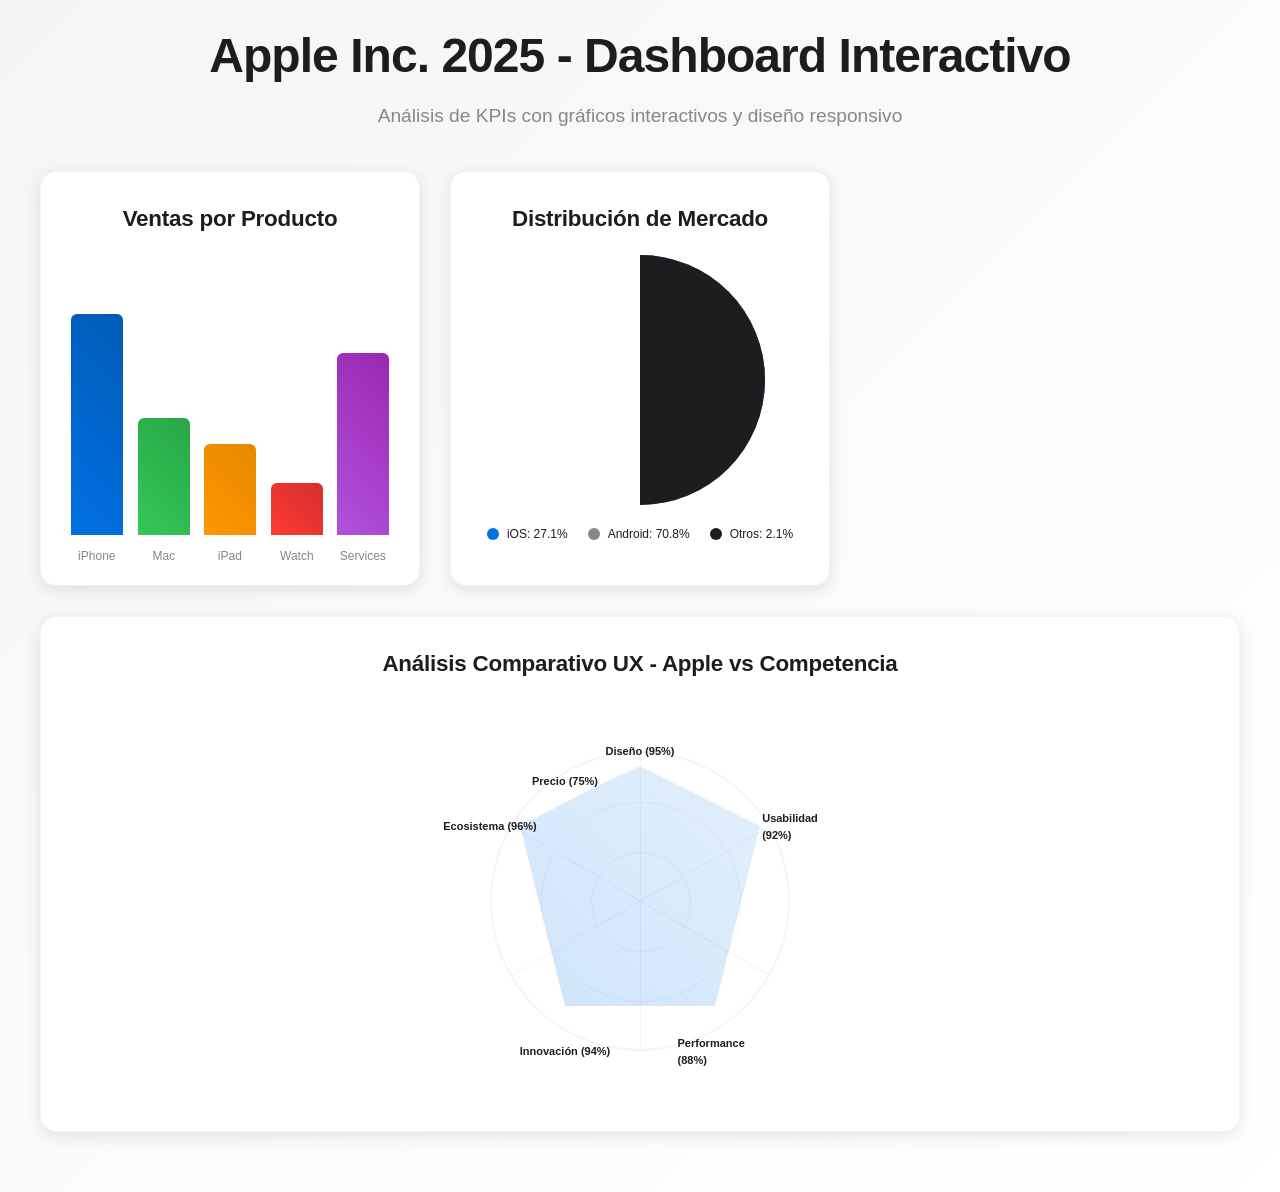
<file: interactive-charts.html>
<!DOCTYPE html>
<html lang="es">
<head>
  <meta charset="UTF-8" />
  <meta name="viewport" content="width=device-width, initial-scale=1.0" />
  <title>Apple Inc. 2025 - Gráficos Interactivos</title>
  
  <style>
    /* Apple Design System Variables */
    :root {
      --apple-blue: #0071e3;
      --apple-gray: #86868b;
      --apple-light-gray: #f5f5f7;
      --apple-dark-gray: #1d1d1f;
      --apple-white: #ffffff;
      --apple-black: #000000;
      --shadow: 0 4px 16px rgba(0, 0, 0, 0.1);
      --border-radius: 16px;
    }

    /* Base Styles */
    * {
      margin: 0;
      padding: 0;
      box-sizing: border-box;
    }

    body {
      font-family: -apple-system, BlinkMacSystemFont, 'Segoe UI', Roboto, sans-serif;
      background: linear-gradient(135deg, var(--apple-light-gray) 0%, var(--apple-white) 100%);
      color: var(--apple-dark-gray);
      line-height: 1.5;
      min-height: 100vh;
      padding: 20px;
    }

    /* Header */
    .header {
      text-align: center;
      margin-bottom: 40px;
      opacity: 0;
      transform: translateY(-20px);
      animation: fadeInDown 1s ease-out forwards;
    }

    .header h1 {
      font-size: clamp(1.8rem, 4vw, 3rem);
      font-weight: 600;
      color: var(--apple-dark-gray);
      margin-bottom: 10px;
      letter-spacing: -0.02em;
    }

    .header p {
      font-size: clamp(1rem, 2.5vw, 1.2rem);
      color: var(--apple-gray);
      font-weight: 400;
    }

    /* Container */
    .container {
      max-width: 1200px;
      margin: 0 auto;
    }

    /* Charts Grid */
    .charts-grid {
      display: grid;
      grid-template-columns: repeat(auto-fit, minmax(350px, 1fr));
      gap: 30px;
      margin-bottom: 40px;
    }

    /* Chart Card */
    .chart-card {
      background: var(--apple-white);
      border-radius: var(--border-radius);
      padding: 30px;
      box-shadow: var(--shadow);
      border: 1px solid rgba(0, 0, 0, 0.05);
      opacity: 0;
      transform: translateY(30px);
      transition: transform 0.3s ease, box-shadow 0.3s ease;
      position: relative;
      overflow: hidden;
    }

    .chart-card:hover {
      transform: translateY(-5px);
      box-shadow: 0 8px 32px rgba(0, 0, 0, 0.15);
    }

    .chart-card h3 {
      font-size: 1.4rem;
      font-weight: 600;
      color: var(--apple-dark-gray);
      margin-bottom: 20px;
      text-align: center;
      letter-spacing: -0.01em;
    }

    /* Large Chart for Full Width */
    .chart-full {
      grid-column: 1 / -1;
    }

    /* Bar Chart Styles */
    .bar-chart {
      display: flex;
      align-items: end;
      height: 300px;
      padding: 20px 0;
      gap: 15px;
      justify-content: space-around;
    }

    .bar {
      flex: 1;
      max-width: 60px;
      background: linear-gradient(45deg, var(--apple-blue), #005bb5);
      border-radius: 6px 6px 0 0;
      position: relative;
      transition: all 0.3s ease;
      animation: growUp 2s ease-out forwards;
      transform-origin: bottom;
      transform: scaleY(0);
      cursor: pointer;
    }

    .bar:nth-child(1) { animation-delay: 0.2s; }
    .bar:nth-child(2) { animation-delay: 0.4s; background: linear-gradient(45deg, #34c759, #28a745); }
    .bar:nth-child(3) { animation-delay: 0.6s; background: linear-gradient(45deg, #ff9500, #e68900); }
    .bar:nth-child(4) { animation-delay: 0.8s; background: linear-gradient(45deg, #ff3b30, #d32f2f); }
    .bar:nth-child(5) { animation-delay: 1.0s; background: linear-gradient(45deg, #af52de, #9c27b0); }

    .bar:hover {
      transform: scaleY(1.05) scaleX(1.1);
      box-shadow: 0 4px 20px rgba(0, 113, 227, 0.3);
    }

    .bar-label {
      position: absolute;
      bottom: -30px;
      left: 50%;
      transform: translateX(-50%);
      font-size: 12px;
      font-weight: 500;
      color: var(--apple-gray);
      white-space: nowrap;
    }

    .bar-value {
      position: absolute;
      top: -25px;
      left: 50%;
      transform: translateX(-50%);
      background: var(--apple-dark-gray);
      color: var(--apple-white);
      padding: 4px 8px;
      border-radius: 4px;
      font-size: 11px;
      font-weight: 600;
      opacity: 0;
      transition: opacity 0.3s ease;
      pointer-events: none;
    }

    .bar:hover .bar-value {
      opacity: 1;
    }

    /* Pie Chart Styles */
    .pie-chart {
      position: relative;
      width: 250px;
      height: 250px;
      margin: 20px auto;
    }

    .pie-slice {
      position: absolute;
      width: 100%;
      height: 100%;
      border-radius: 50%;
      clip-path: polygon(50% 50%, 50% 0%, 100% 0%, 100% 100%, 50% 100%);
      transition: transform 0.3s ease;
      cursor: pointer;
      animation: rotateIn 2s ease-out forwards;
    }

    .pie-slice:hover {
      transform: scale(1.05);
    }

    .pie-slice-1 {
      background: conic-gradient(from 0deg, var(--apple-blue) 0deg, var(--apple-blue) 97.56deg, transparent 97.56deg);
      animation-delay: 0.5s;
    }

    .pie-slice-2 {
      background: conic-gradient(from 97.56deg, var(--apple-gray) 97.56deg, var(--apple-gray) 352.44deg, transparent 352.44deg);
      animation-delay: 0.8s;
    }

    .pie-slice-3 {
      background: conic-gradient(from 352.44deg, var(--apple-dark-gray) 352.44deg, var(--apple-dark-gray) 360deg, transparent 360deg);
      animation-delay: 1.1s;
    }

    .pie-legend {
      display: flex;
      justify-content: center;
      gap: 20px;
      margin-top: 20px;
      flex-wrap: wrap;
    }

    .legend-item {
      display: flex;
      align-items: center;
      gap: 8px;
      font-size: 12px;
      font-weight: 500;
    }

    .legend-color {
      width: 12px;
      height: 12px;
      border-radius: 50%;
    }

    /* Radar Chart Styles */
    .radar-chart {
      position: relative;
      width: 100%;
      height: 400px;
      display: flex;
      justify-content: center;
      align-items: center;
    }

    .radar-container {
      position: relative;
      width: 300px;
      height: 300px;
    }

    .radar-grid {
      position: absolute;
      width: 100%;
      height: 100%;
      border: 2px solid var(--apple-light-gray);
      border-radius: 50%;
    }

    .radar-grid::before,
    .radar-grid::after {
      content: '';
      position: absolute;
      border: 1px solid var(--apple-light-gray);
      border-radius: 50%;
    }

    .radar-grid::before {
      width: 66.67%;
      height: 66.67%;
      top: 16.67%;
      left: 16.67%;
    }

    .radar-grid::after {
      width: 33.33%;
      height: 33.33%;
      top: 33.33%;
      left: 33.33%;
    }

    .radar-lines {
      position: absolute;
      width: 100%;
      height: 100%;
    }

    .radar-line {
      position: absolute;
      width: 1px;
      height: 50%;
      background: var(--apple-light-gray);
      top: 0;
      left: 50%;
      transform-origin: bottom;
    }

    .radar-line:nth-child(1) { transform: rotate(0deg); }
    .radar-line:nth-child(2) { transform: rotate(60deg); }
    .radar-line:nth-child(3) { transform: rotate(120deg); }
    .radar-line:nth-child(4) { transform: rotate(180deg); }
    .radar-line:nth-child(5) { transform: rotate(240deg); }
    .radar-line:nth-child(6) { transform: rotate(300deg); }

    .radar-data {
      position: absolute;
      width: 100%;
      height: 100%;
    }

    .radar-polygon {
      position: absolute;
      width: 100%;
      height: 100%;
      clip-path: polygon(
        50% 5%,     /* Diseño */
        90% 25%,    /* Usabilidad */
        75% 85%,    /* Performance */
        25% 85%,    /* Innovación */
        10% 25%,    /* Ecosistema */
        35% 12%     /* Precio */
      );
      background: linear-gradient(45deg, rgba(0, 113, 227, 0.2), rgba(0, 113, 227, 0.1));
      border: 2px solid var(--apple-blue);
      border-radius: 50%;
      animation: scaleIn 2s ease-out 1.5s forwards;
      transform: scale(0);
    }

    .radar-labels {
      position: absolute;
      width: 100%;
      height: 100%;
    }

    .radar-label {
      position: absolute;
      font-size: 11px;
      font-weight: 600;
      color: var(--apple-dark-gray);
      transform: translate(-50%, -50%);
    }

    .radar-label:nth-child(1) { top: 0%; left: 50%; }     /* Diseño */
    .radar-label:nth-child(2) { top: 25%; left: 100%; }  /* Usabilidad */
    .radar-label:nth-child(3) { top: 100%; left: 75%; }  /* Performance */
    .radar-label:nth-child(4) { top: 100%; left: 25%; }  /* Innovación */
    .radar-label:nth-child(5) { top: 25%; left: 0%; }    /* Ecosistema */
    .radar-label:nth-child(6) { top: 10%; left: 25%; }   /* Precio */

    /* Tooltip */
    .tooltip {
      position: absolute;
      background: var(--apple-dark-gray);
      color: var(--apple-white);
      padding: 8px 12px;
      border-radius: 8px;
      font-size: 12px;
      font-weight: 500;
      opacity: 0;
      transform: translate(-50%, -100%);
      transition: opacity 0.3s ease;
      pointer-events: none;
      z-index: 1000;
      white-space: nowrap;
    }

    .tooltip::after {
      content: '';
      position: absolute;
      top: 100%;
      left: 50%;
      transform: translateX(-50%);
      border: 4px solid transparent;
      border-top-color: var(--apple-dark-gray);
    }

    /* Animations */
    @keyframes fadeInDown {
      to {
        opacity: 1;
        transform: translateY(0);
      }
    }

    @keyframes fadeInUp {
      to {
        opacity: 1;
        transform: translateY(0);
      }
    }

    @keyframes growUp {
      to {
        transform: scaleY(1);
      }
    }

    @keyframes rotateIn {
      from {
        transform: rotate(-90deg) scale(0);
      }
      to {
        transform: rotate(0deg) scale(1);
      }
    }

    @keyframes scaleIn {
      to {
        transform: scale(1);
      }
    }

    /* Animation delays for staggered effect */
    .chart-card:nth-child(1) {
      animation: fadeInUp 0.8s ease-out 0.2s forwards;
    }

    .chart-card:nth-child(2) {
      animation: fadeInUp 0.8s ease-out 0.4s forwards;
    }

    .chart-card:nth-child(3) {
      animation: fadeInUp 0.8s ease-out 0.6s forwards;
    }

    /* Responsive Design */
    @media (max-width: 768px) {
      body {
        padding: 15px;
      }

      .charts-grid {
        grid-template-columns: 1fr;
        gap: 20px;
      }

      .chart-card {
        padding: 20px;
      }

      .bar-chart {
        height: 250px;
        gap: 10px;
      }

      .pie-chart {
        width: 200px;
        height: 200px;
      }

      .radar-container {
        width: 250px;
        height: 250px;
      }

      .header h1 {
        font-size: 2rem;
      }

      .header p {
        font-size: 1rem;
      }
    }

    @media (max-width: 480px) {
      body {
        padding: 10px;
      }

      .chart-card {
        padding: 15px;
      }

      .bar-chart {
        height: 200px;
        gap: 8px;
      }

      .pie-chart {
        width: 180px;
        height: 180px;
      }

      .radar-container {
        width: 200px;
        height: 200px;
      }

      .pie-legend {
        gap: 10px;
      }

      .legend-item {
        font-size: 11px;
      }
    }

    /* Accessibility */
    @media (prefers-reduced-motion: reduce) {
      * {
        animation-duration: 0.01ms !important;
        animation-iteration-count: 1 !important;
        transition-duration: 0.01ms !important;
      }
    }

    /* Focus states */
    .chart-card:focus-within {
      outline: 2px solid var(--apple-blue);
      outline-offset: 2px;
    }

    .bar:focus,
    .pie-slice:focus {
      outline: 2px solid var(--apple-blue);
      outline-offset: 2px;
    }
  </style>
</head>

<body>
  <div class="container">
    <!-- Header -->
    <div class="header">
      <h1>Apple Inc. 2025 - Dashboard Interactivo</h1>
      <p>Análisis de KPIs con gráficos interactivos y diseño responsivo</p>
    </div>

    <!-- Charts Grid -->
    <div class="charts-grid">
      <!-- Bar Chart -->
      <div class="chart-card">
        <h3>Ventas por Producto</h3>
        <div class="bar-chart">
          <div class="bar" style="height: 85%;" tabindex="0" role="button" aria-label="iPhone: 191.9 mil millones USD">
            <div class="bar-label">iPhone</div>
            <div class="bar-value">$191.9B</div>
          </div>
          <div class="bar" style="height: 45%;" tabindex="0" role="button" aria-label="Mac: 40.2 mil millones USD">
            <div class="bar-label">Mac</div>
            <div class="bar-value">$40.2B</div>
          </div>
          <div class="bar" style="height: 35%;" tabindex="0" role="button" aria-label="iPad: 28.3 mil millones USD">
            <div class="bar-label">iPad</div>
            <div class="bar-value">$28.3B</div>
          </div>
          <div class="bar" style="height: 20%;" tabindex="0" role="button" aria-label="Watch: 14.8 mil millones USD">
            <div class="bar-label">Watch</div>
            <div class="bar-value">$14.8B</div>
          </div>
          <div class="bar" style="height: 70%;" tabindex="0" role="button" aria-label="Services: 85.2 mil millones USD">
            <div class="bar-label">Services</div>
            <div class="bar-value">$85.2B</div>
          </div>
        </div>
      </div>

      <!-- Pie Chart -->
      <div class="chart-card">
        <h3>Distribución de Mercado</h3>
        <div class="pie-chart">
          <div class="pie-slice pie-slice-1" tabindex="0" role="button" aria-label="iOS: 27.1% del mercado"></div>
          <div class="pie-slice pie-slice-2" tabindex="0" role="button" aria-label="Android: 70.8% del mercado"></div>
          <div class="pie-slice pie-slice-3" tabindex="0" role="button" aria-label="Otros: 2.1% del mercado"></div>
        </div>
        <div class="pie-legend">
          <div class="legend-item">
            <div class="legend-color" style="background: var(--apple-blue);"></div>
            <span>iOS: 27.1%</span>
          </div>
          <div class="legend-item">
            <div class="legend-color" style="background: var(--apple-gray);"></div>
            <span>Android: 70.8%</span>
          </div>
          <div class="legend-item">
            <div class="legend-color" style="background: var(--apple-dark-gray);"></div>
            <span>Otros: 2.1%</span>
          </div>
        </div>
      </div>

      <!-- Radar Chart (Full Width) -->
      <div class="chart-card chart-full">
        <h3>Análisis Comparativo UX - Apple vs Competencia</h3>
        <div class="radar-chart">
          <div class="radar-container">
            <div class="radar-grid"></div>
            <div class="radar-lines">
              <div class="radar-line"></div>
              <div class="radar-line"></div>
              <div class="radar-line"></div>
              <div class="radar-line"></div>
              <div class="radar-line"></div>
              <div class="radar-line"></div>
            </div>
            <div class="radar-data">
              <div class="radar-polygon" tabindex="0" role="button" aria-label="Perfil UX de Apple: Diseño 95%, Usabilidad 92%, Performance 88%, Innovación 94%, Ecosistema 96%, Precio 75%"></div>
            </div>
            <div class="radar-labels">
              <div class="radar-label">Diseño (95%)</div>
              <div class="radar-label">Usabilidad (92%)</div>
              <div class="radar-label">Performance (88%)</div>
              <div class="radar-label">Innovación (94%)</div>
              <div class="radar-label">Ecosistema (96%)</div>
              <div class="radar-label">Precio (75%)</div>
            </div>
          </div>
        </div>
      </div>
    </div>
  </div>

  <script>
    // Add interactive tooltips and enhanced accessibility
    document.addEventListener('DOMContentLoaded', function() {
      // Create tooltip element
      const tooltip = document.createElement('div');
      tooltip.className = 'tooltip';
      document.body.appendChild(tooltip);

      // Bar chart interactions
      const bars = document.querySelectorAll('.bar');
      bars.forEach(bar => {
        bar.addEventListener('mouseenter', function(e) {
          const label = this.querySelector('.bar-label').textContent;
          const value = this.querySelector('.bar-value').textContent;
          tooltip.innerHTML = `<strong>${label}</strong><br>Ingresos FY2024: ${value}`;
          tooltip.style.opacity = '1';
          tooltip.style.left = e.pageX + 'px';
          tooltip.style.top = e.pageY - 10 + 'px';
        });

        bar.addEventListener('mouseleave', function() {
          tooltip.style.opacity = '0';
        });

        bar.addEventListener('mousemove', function(e) {
          tooltip.style.left = e.pageX + 'px';
          tooltip.style.top = e.pageY - 10 + 'px';
        });

        // Keyboard interaction
        bar.addEventListener('keydown', function(e) {
          if (e.key === 'Enter' || e.key === ' ') {
            e.preventDefault();
            this.click();
          }
        });
      });

      // Pie chart interactions
      const pieSlices = document.querySelectorAll('.pie-slice');
      pieSlices.forEach((slice, index) => {
        const data = [
          { label: 'iOS', value: '27.1%', description: 'Cuota de mercado global de sistemas operativos móviles' },
          { label: 'Android', value: '70.8%', description: 'Líder del mercado global' },
          { label: 'Otros', value: '2.1%', description: 'Sistemas operativos alternativos' }
        ];

        slice.addEventListener('mouseenter', function(e) {
          tooltip.innerHTML = `<strong>${data[index].label}</strong><br>${data[index].value}<br><em>${data[index].description}</em>`;
          tooltip.style.opacity = '1';
          tooltip.style.left = e.pageX + 'px';
          tooltip.style.top = e.pageY - 10 + 'px';
        });

        slice.addEventListener('mouseleave', function() {
          tooltip.style.opacity = '0';
        });

        slice.addEventListener('mousemove', function(e) {
          tooltip.style.left = e.pageX + 'px';
          tooltip.style.top = e.pageY - 10 + 'px';
        });

        // Keyboard interaction
        slice.addEventListener('keydown', function(e) {
          if (e.key === 'Enter' || e.key === ' ') {
            e.preventDefault();
            this.click();
          }
        });
      });

      // Radar chart interaction
      const radarPolygon = document.querySelector('.radar-polygon');
      if (radarPolygon) {
        radarPolygon.addEventListener('mouseenter', function(e) {
          tooltip.innerHTML = `<strong>Apple UX Benchmark</strong><br>
            Diseño: 95/100<br>
            Usabilidad: 92/100<br>
            Performance: 88/100<br>
            Innovación: 94/100<br>
            Ecosistema: 96/100<br>
            Precio: 75/100`;
          tooltip.style.opacity = '1';
          tooltip.style.left = e.pageX + 'px';
          tooltip.style.top = e.pageY - 10 + 'px';
        });

        radarPolygon.addEventListener('mouseleave', function() {
          tooltip.style.opacity = '0';
        });

        radarPolygon.addEventListener('mousemove', function(e) {
          tooltip.style.left = e.pageX + 'px';
          tooltip.style.top = e.pageY - 10 + 'px';
        });

        // Keyboard interaction
        radarPolygon.addEventListener('keydown', function(e) {
          if (e.key === 'Enter' || e.key === ' ') {
            e.preventDefault();
            this.click();
          }
        });
      }

      // Click animations for enhanced interactivity
      function addClickAnimation(element) {
        element.addEventListener('click', function() {
          this.style.transform = 'scale(0.95)';
          setTimeout(() => {
            this.style.transform = '';
          }, 150);
        });
      }

      // Apply click animations
      [...bars, ...pieSlices, radarPolygon].forEach(addClickAnimation);

      // Keyboard navigation enhancement
      document.addEventListener('keydown', function(e) {
        if (e.key === 'Tab') {
          document.body.classList.add('using-keyboard');
        }
      });

      document.addEventListener('mousedown', function() {
        document.body.classList.remove('using-keyboard');
      });
    });

    // Handle window resize for responsiveness
    window.addEventListener('resize', function() {
      const tooltip = document.querySelector('.tooltip');
      if (tooltip) {
        tooltip.style.opacity = '0';
      }
    });
  </script>
</body>
</html>
</file>
